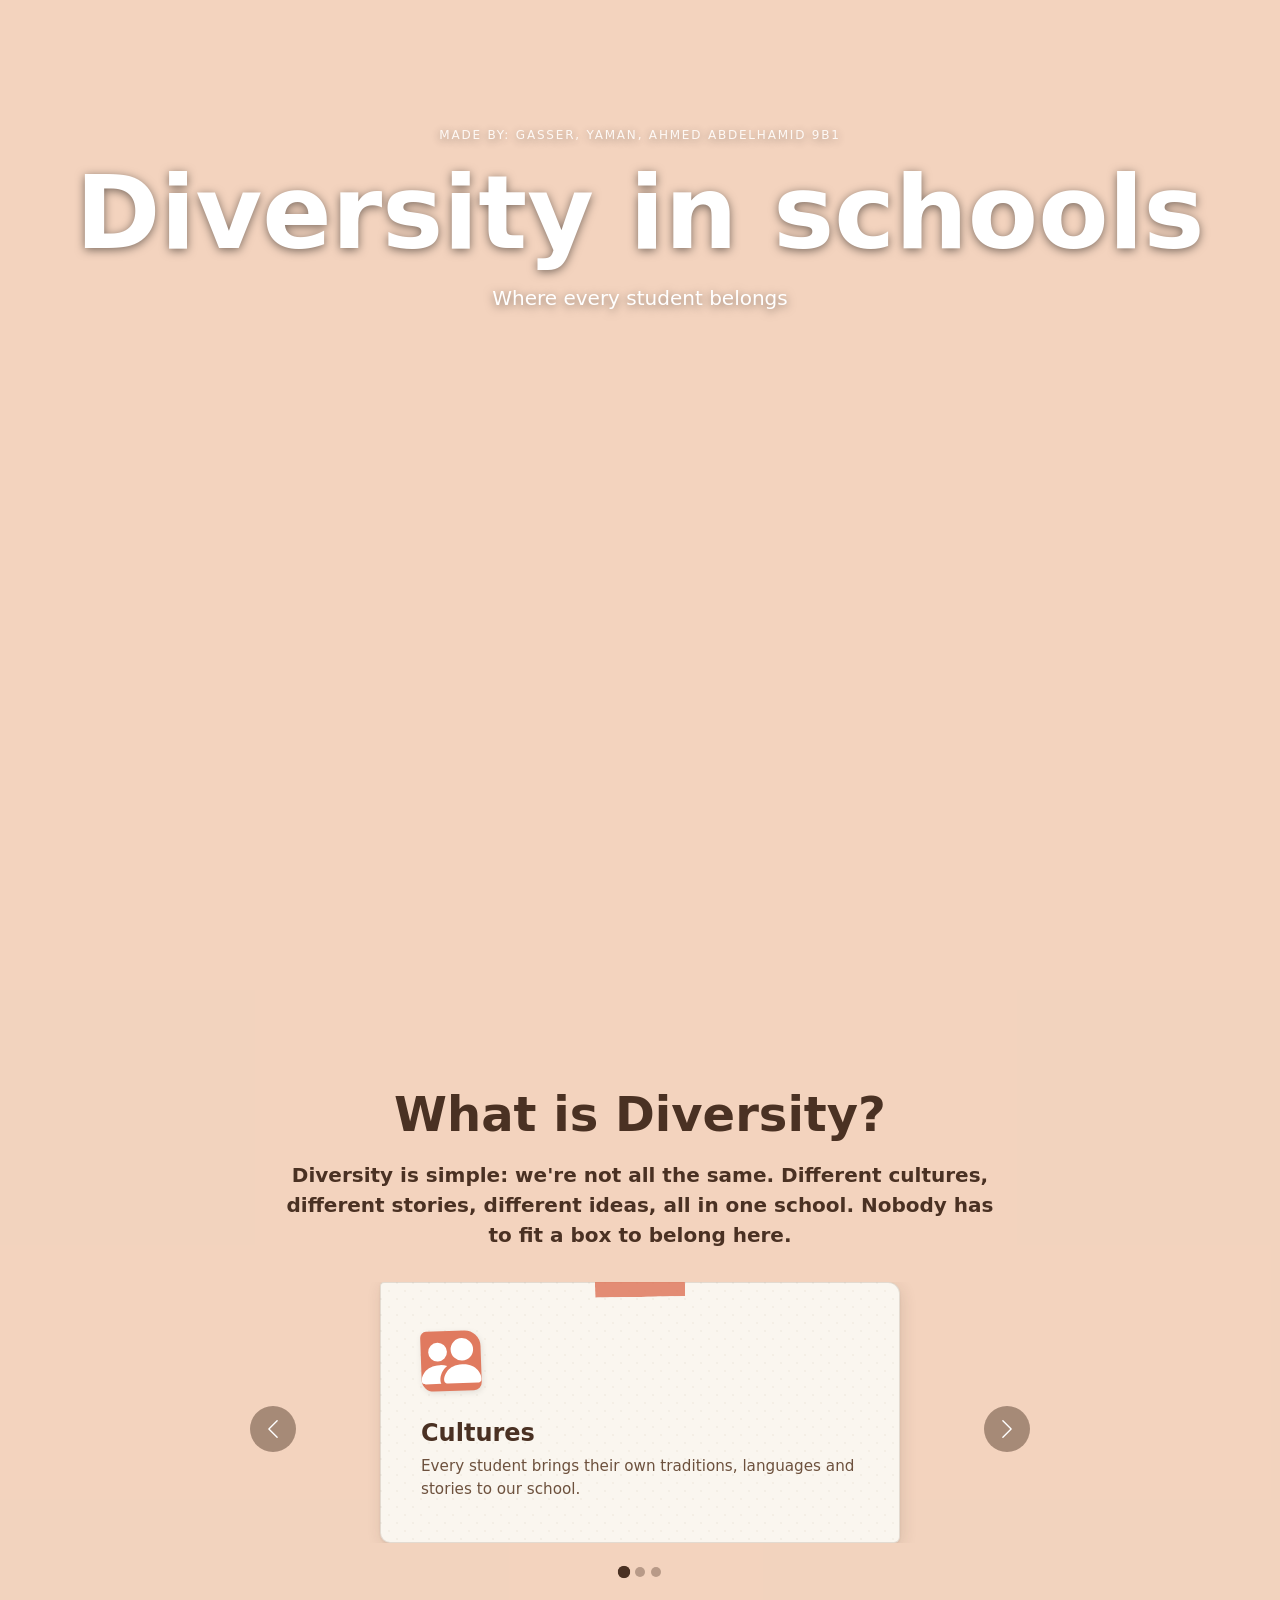
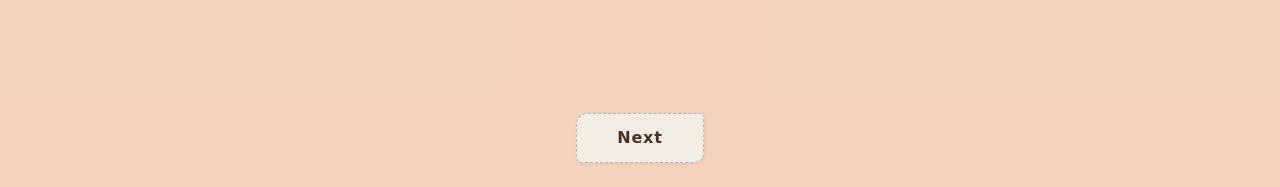
<file: index.html>
<!DOCTYPE html>
<html lang="en">

<head>
    <meta charset="utf-8">
    <title>Diversity in Schools</title>
    <meta http-equiv="refresh" content="0; url=First/">
    <link rel="canonical" href="First/">
    <link rel="icon" type="image/svg+xml" href="assets/favicon.svg">
</head>

<body>
    <p>Opening <a href="First/">First</a>…</p>
</body>

</html>
</file>
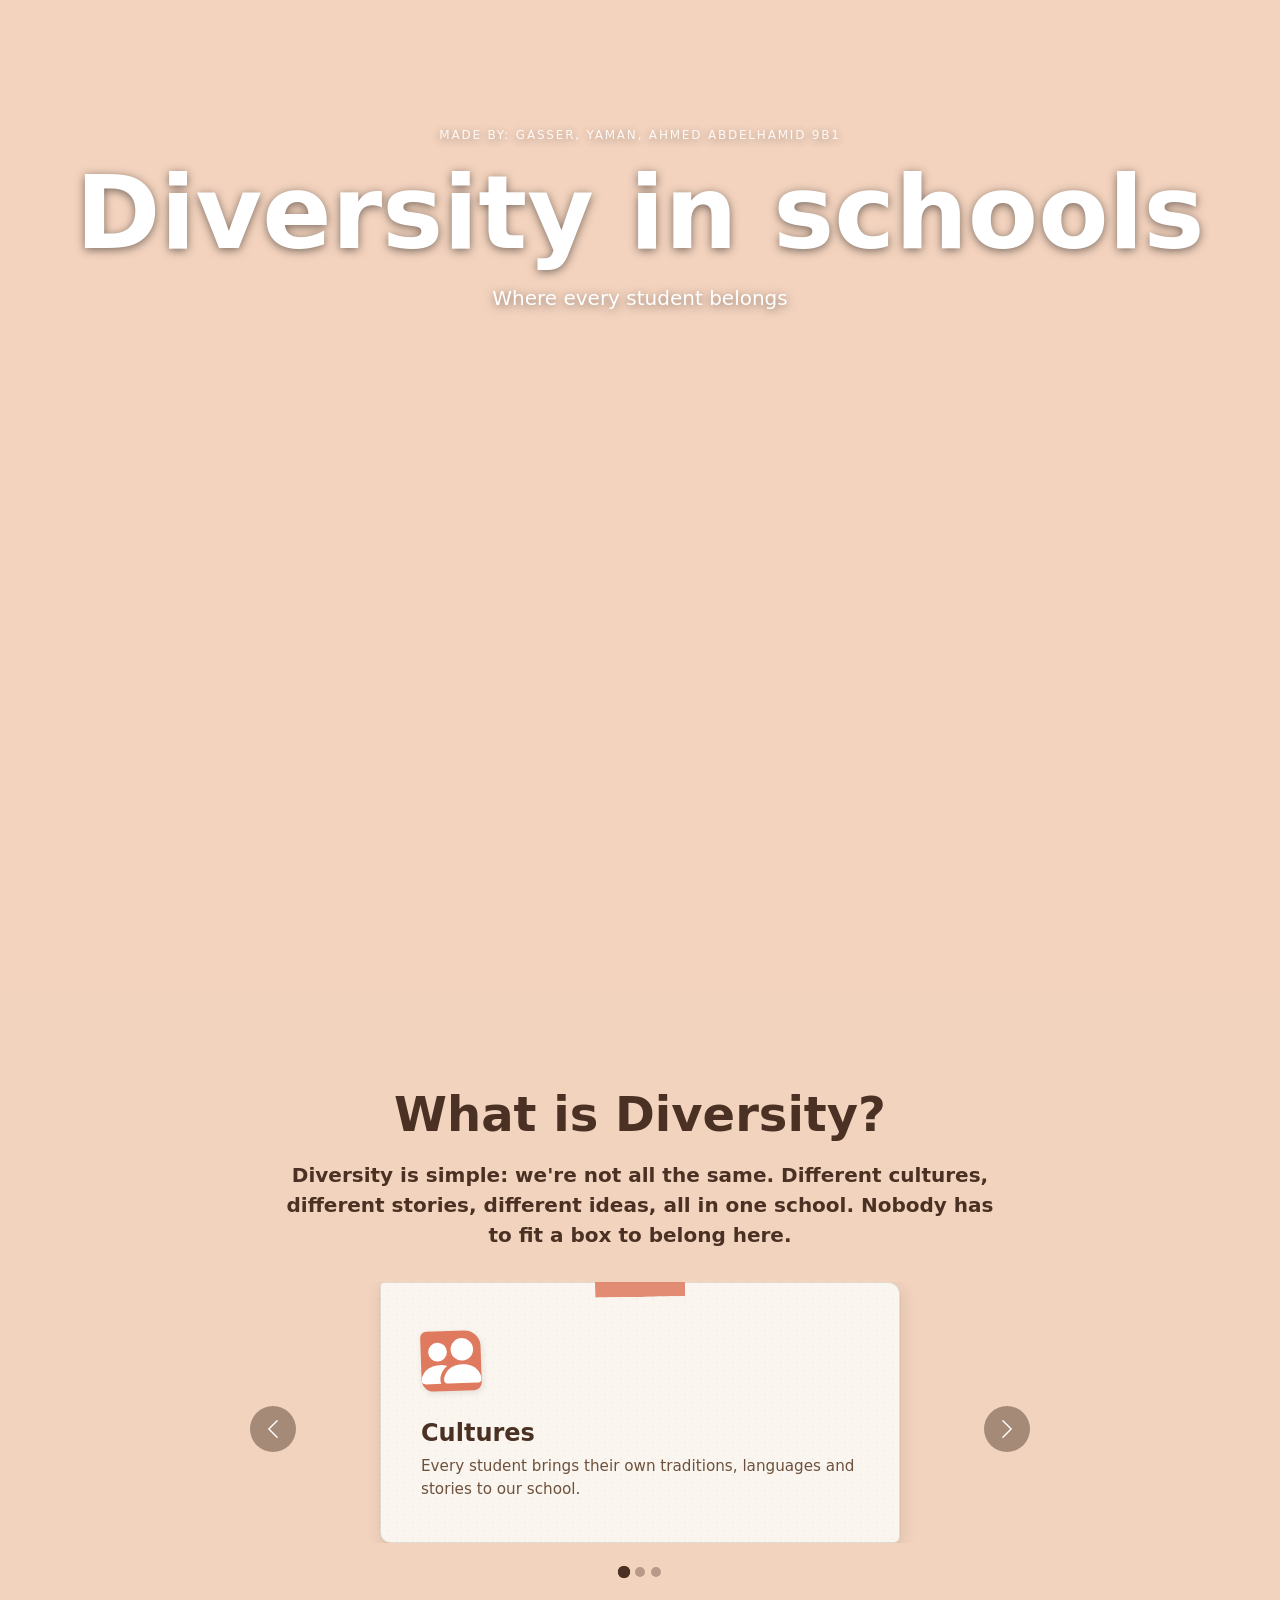
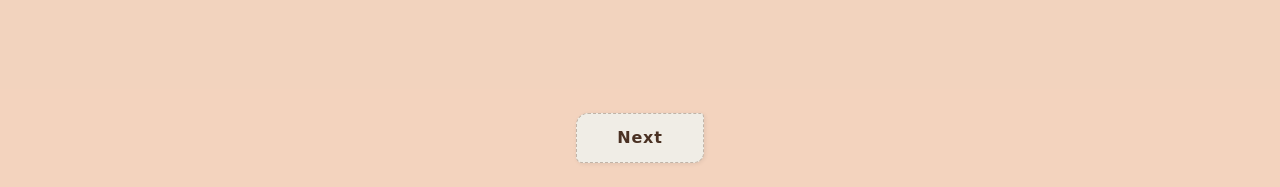
<file: First/index.html>
<!DOCTYPE html>
<html data-bs-theme="light" lang="en">

<head>
    <meta charset="utf-8">
    <meta name="viewport" content="width=device-width, initial-scale=1.0, shrink-to-fit=no">
    <title>Diversity</title>
    <link rel="stylesheet" href="/assets/bootstrap/css/bootstrap.min.css">
    <link rel="stylesheet" href="/assets/css/styles.css">
    <link rel="icon" type="image/svg+xml" href="/assets/favicon.svg">
</head>

<body>
    <section class="hero-bg">
        <div class="hero-content"><small class="text-uppercase d-block mb-2" style="font-size:0.75rem;letter-spacing:0.15em;opacity:0.85;">made by: gasser, yaman, ahmed abdelhamid 9b1</small>
            <h1 class="display-4 fw-bold">Diversity in schools</h1>
            <p class="lead mb-0">Where every student belongs</p>
        </div>
    </section>
    <section class="py-5 diversity-section">
        <div class="container py-5">
            <div class="row justify-content-center">
                <div class="col-lg-8 text-center">
                    <h2 class="display-5 fw-bold mb-3">What is Diversity?</h2>
                    <p class="lead fw-bold mb-0">Diversity is simple: we're not all the same. Different cultures, different stories, different ideas, all in one school. Nobody has to fit a box to belong here.</p>
                </div>
            </div>
            <div id="diversitySlider" class="carousel slide card-slider" data-bs-ride="carousel" data-bs-interval="3500" data-bs-pause="hover">
                <div class="carousel-inner" role="listbox">
                    <div class="carousel-item active">
                        <div class="slider-card" role="button" tabindex="0" aria-label="Cultures" data-accent="#e07a5f" data-icon="bi-people-fill" data-title="Cultures" data-text="Our school is a mix of different cultures and traditions. Whether it's the food we eat, the clothes we wear, or the stories we share, every student brings a piece of their heritage to our school, making it a vibrant and interesting place for everyone."><svg class="bi bi-people-fill slider-icon" xmlns="http://www.w3.org/2000/svg" width="1em" height="1em" fill="currentColor" viewBox="0 0 16 16">
                                <path d="M7 14s-1 0-1-1 1-4 5-4 5 3 5 4-1 1-1 1zm4-6a3 3 0 1 0 0-6 3 3 0 0 0 0 6m-5.784 6A2.24 2.24 0 0 1 5 13c0-1.355.68-2.75 1.936-3.72A6.3 6.3 0 0 0 5 9c-4 0-5 3-5 4s1 1 1 1zM4.5 8a2.5 2.5 0 1 0 0-5 2.5 2.5 0 0 0 0 5"></path>
                            </svg>
                            <h5>Cultures</h5>
                            <p>Every student brings their own traditions, languages and stories to our school.</p>
                        </div>
                    </div>
                    <div class="carousel-item">
                        <div class="slider-card" role="button" tabindex="0" aria-label="Backgrounds" data-accent="#3d8f7c" data-icon="bi-globe-americas" data-title="Backgrounds" data-text="Students at our school come from many different places. Some grew up right here, while others moved from far away. Each unique background adds to our school's story and helps us understand the world better. We're all part of one big school family."><svg class="bi bi-globe-americas slider-icon" xmlns="http://www.w3.org/2000/svg" width="1em" height="1em" fill="currentColor" viewBox="0 0 16 16">
                                <path d="M8 0a8 8 0 1 0 0 16A8 8 0 0 0 8 0M2.04 4.326c.325 1.329 2.532 2.54 3.717 3.19.48.263.793.434.743.484q-.121.12-.242.234c-.416.396-.787.749-.758 1.266.035.634.618.824 1.214 1.017.577.188 1.168.38 1.286.983.082.417-.075.988-.22 1.52-.215.782-.406 1.48.22 1.48 1.5-.5 3.798-3.186 4-5 .138-1.243-2-2-3.5-2.5-.478-.16-.755.081-.99.284-.172.15-.322.279-.51.216-.445-.148-2.5-2-1.5-2.5.78-.39.952-.171 1.227.182.078.099.163.208.273.318.609.304.662-.132.723-.633.039-.322.081-.671.277-.867.434-.434 1.265-.791 2.028-1.12.712-.306 1.365-.587 1.579-.88A7 7 0 1 1 2.04 4.327Z"></path>
                            </svg>
                            <h5>Backgrounds</h5>
                            <p>We come from many places — and each background adds something special to our community.</p>
                        </div>
                    </div>
                    <div class="carousel-item">
                        <div class="slider-card" role="button" tabindex="0" aria-label="Perspectives" data-accent="#d4a017" data-icon="bi-lightbulb-fill" data-title="Perspectives" data-text="In our school, we all have different ways of looking at things. This is a good thing! When we discuss topics in class, solve problems, or work on projects, having many ideas helps us learn more deeply and makes everything more exciting. We learn a lot from each other just by listening."><svg class="bi bi-lightbulb-fill slider-icon" xmlns="http://www.w3.org/2000/svg" width="1em" height="1em" fill="currentColor" viewBox="0 0 16 16">
                                <path d="M2 6a6 6 0 1 1 10.174 4.31c-.203.196-.359.4-.453.619l-.762 1.769A.5.5 0 0 1 10.5 13h-5a.5.5 0 0 1-.46-.302l-.761-1.77a2 2 0 0 0-.453-.618A5.98 5.98 0 0 1 2 6m3 8.5a.5.5 0 0 1 .5-.5h5a.5.5 0 0 1 0 1l-.224.447a1 1 0 0 1-.894.553H6.618a1 1 0 0 1-.894-.553L5.5 15a.5.5 0 0 1-.5-.5"></path>
                            </svg>
                            <h5>Perspectives</h5>
                            <p>Different ideas and ways of thinking make learning richer for everyone.</p>
                        </div>
                    </div>
                </div><button class="carousel-control-prev slider-control" type="button" data-bs-target="#diversitySlider" data-bs-slide="prev"><span class="carousel-control-prev-icon" aria-hidden="true"></span><span class="visually-hidden">Previous</span></button><button class="carousel-control-next slider-control" type="button" data-bs-target="#diversitySlider" data-bs-slide="next"><span class="carousel-control-next-icon" aria-hidden="true"></span><span class="visually-hidden">Next</span></button>
                <div class="carousel-indicators slider-indicators"><button class="active" type="button" data-bs-target="#diversitySlider" data-bs-slide-to="0" aria-current="true" aria-label="Slide 1"></button><button type="button" data-bs-target="#diversitySlider" data-bs-slide-to="1" aria-label="Slide 2"></button><button type="button" data-bs-target="#diversitySlider" data-bs-slide-to="2" aria-bss-id="42" aria-label="Slide 3"></button></div>
            </div>
        </div>
    </section>
    <div class="text-center py-4"><a class="btn next-btn" role="button" href="/Second/">Next</a></div>
    <div class="modal fade card-modal" role="dialog" tabindex="-1" id="cardModal" aria-hidden="true">
        <div class="modal-dialog modal-dialog-centered" role="document">
            <div class="modal-content">
                <div class="modal-header"><button class="btn-close" aria-label="Close" data-bs-dismiss="modal" type="button"></button></div>
                <div class="modal-body">
                    <h3 class="fw-bold" id="modalTitle">Cultures</h3>
                    <p id="modalText"></p>
                </div>
                <div class="modal-footer"><button class="btn" data-bs-dismiss="modal" type="button">Close</button></div>
            </div>
        </div>
    </div>
    <script src="/assets/bootstrap/js/bootstrap.min.js"></script>
    <script src="/assets/js/orbit.js"></script>
</body>

</html>
</file>
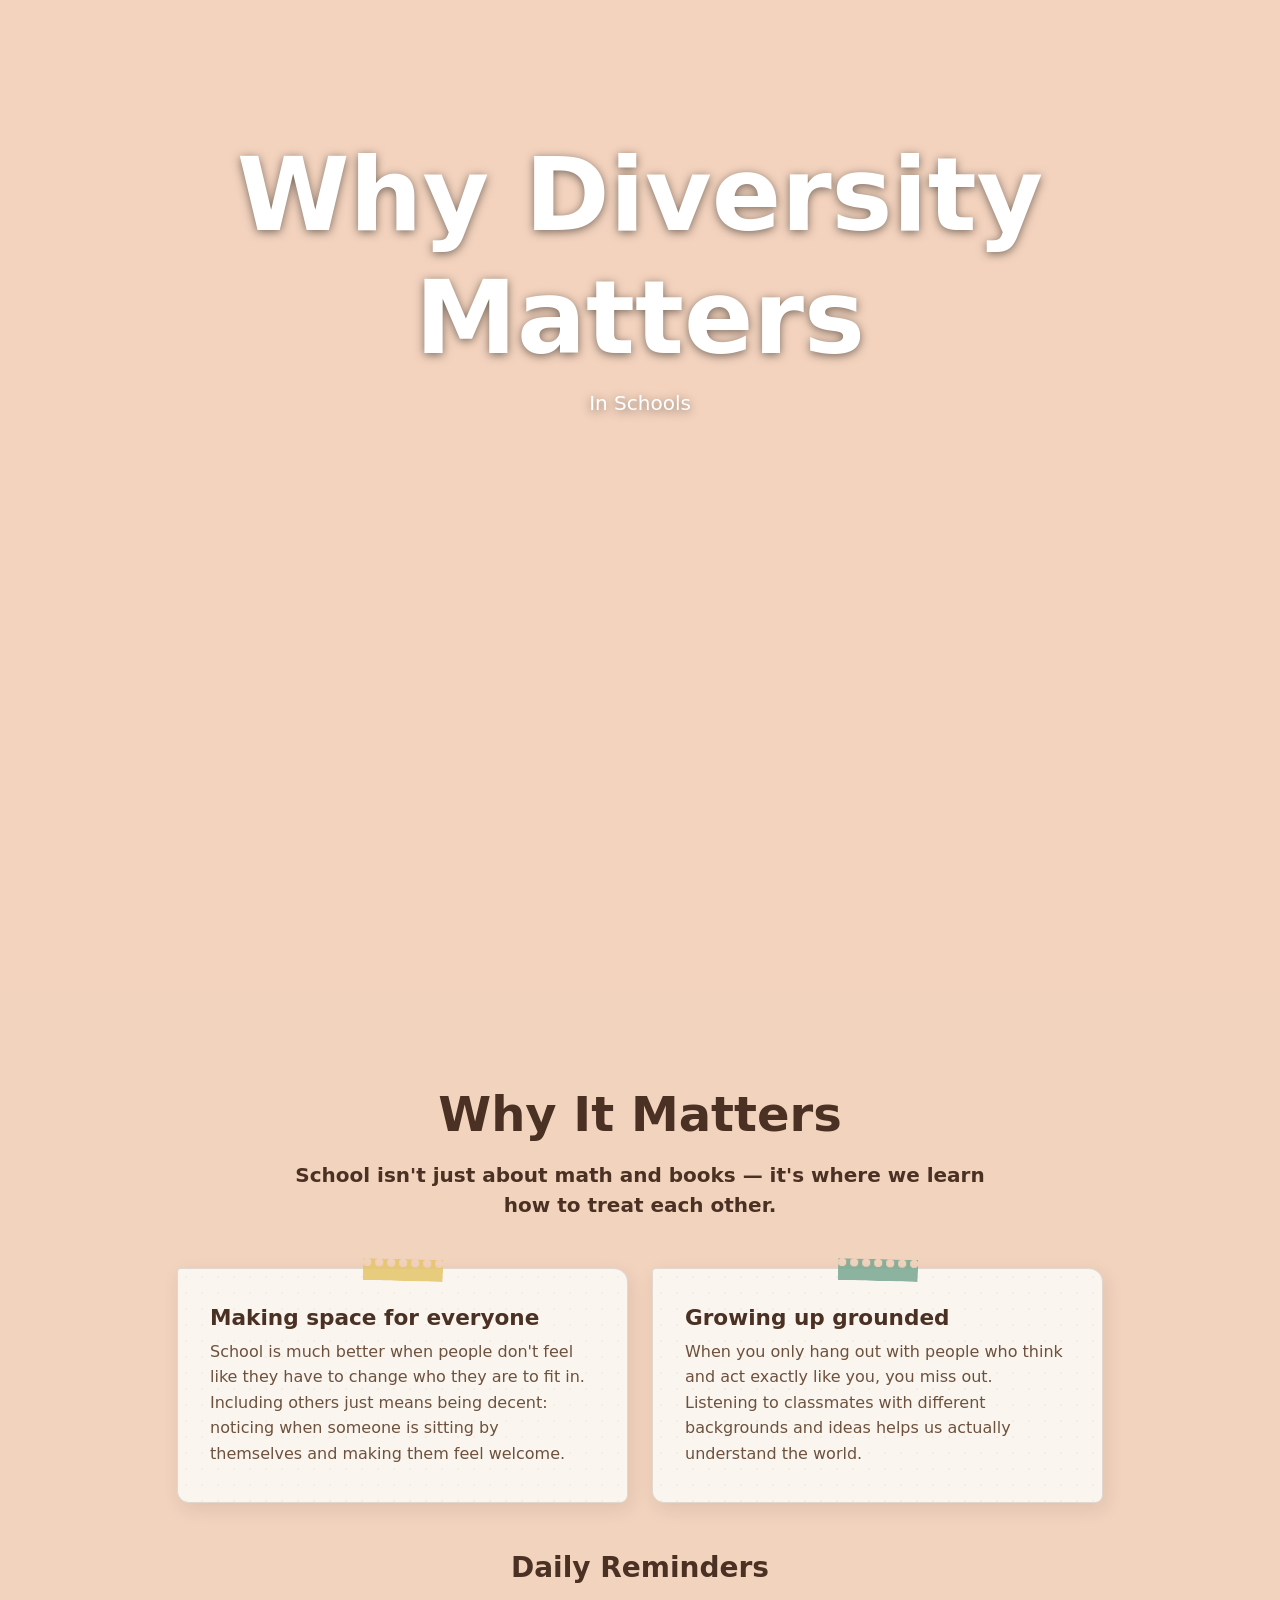
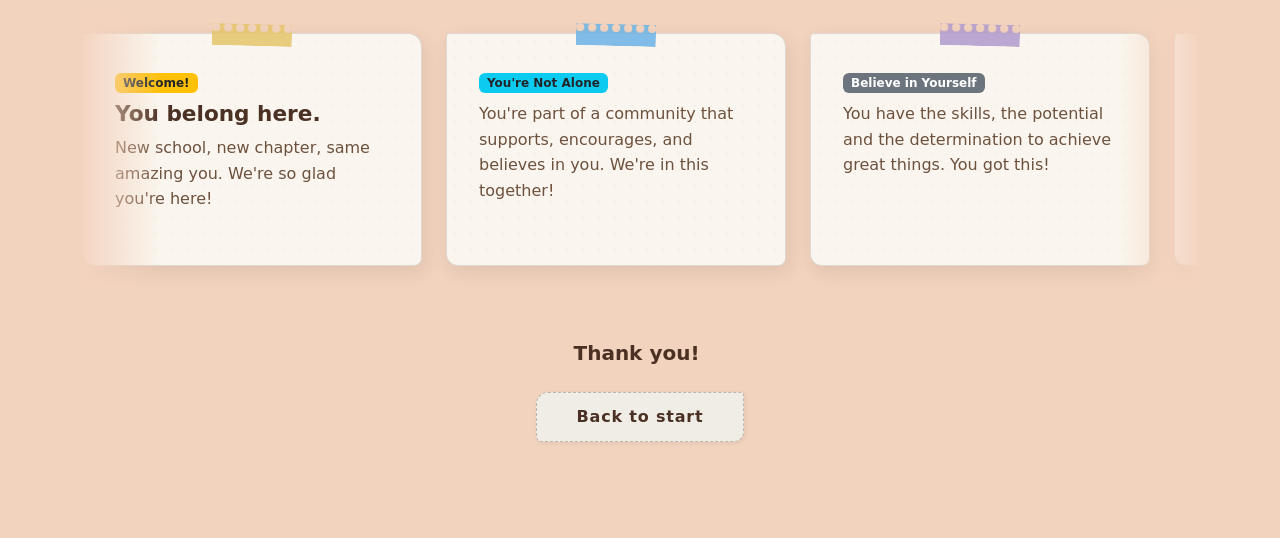
<file: Second/index.html>
<!DOCTYPE html>
<html data-bs-theme="light" lang="en">

<head>
    <meta charset="utf-8">
    <meta name="viewport" content="width=device-width, initial-scale=1.0, shrink-to-fit=no">
    <title>Diversity</title>
    <link rel="stylesheet" href="/assets/bootstrap/css/bootstrap.min.css">
    <link rel="stylesheet" href="/assets/css/styles.css">
    <link rel="icon" type="image/svg+xml" href="/assets/favicon.svg">
</head>

<body>
    <section class="hero-bg">
        <div class="hero-content"><small class="text-uppercase d-block mb-2 tracking-wider" style="font-size:0.75rem;letter-spacing:0.15em;opacity:0.85;"></small>
            <h1 class="display-4 fw-bold">Why Diversity Matters</h1>
            <p class="lead mb-0">In Schools</p>
        </div>
    </section>
    <section class="py-5 diversity-section">
        <div class="container py-5">
            <div class="row justify-content-center mb-5">
                <div class="col-lg-8 text-center">
                    <h2 class="display-5 fw-bold mb-3">Why It Matters</h2>
                    <p class="lead fw-bold mb-0">School isn't just about math and books — it's where we learn how to treat each other.</p>
                </div>
            </div>
            <div class="row justify-content-center mb-5 g-4">
                <div class="col-md-6 col-lg-5">
                    <div class="paper-note note-yellow">
                        <div class="note-tape"></div>
                        <h4 class="fw-bold mb-2">Making space for everyone</h4>
                        <p class="mb-0">School is much better when people don't feel like they have to change who they are to fit in. Including others just means being decent: noticing when someone is sitting by themselves and making them feel welcome.</p>
                    </div>
                </div>
                <div class="col-md-6 col-lg-5">
                    <div class="paper-note note-green">
                        <div class="note-tape"></div>
                        <h4 class="fw-bold mb-2">Growing up grounded</h4>
                        <p class="mb-0">When you only hang out with people who think and act exactly like you, you miss out. Listening to classmates with different backgrounds and ideas helps us actually understand the world.</p>
                    </div>
                </div>
            </div>
            <div class="row justify-content-center mt-5">
                <div class="col-12">
                    <h3 class="fw-bold text-center mb-4" style="color:#4a3123;">Daily Reminders</h3>
                    <div class="motivational-ticker-container">
                        <div class="motivational-ticker-track">
                            <div class="ticker-card-wrapper">
                                <div class="paper-note note-yellow" style="--tape-color:#e6c56b;">
                                    <div class="note-tape"></div><span class="badge text-dark bg-warning mb-2 px-2 py-1">Welcome!</span>
                                    <h4 class="fw-bold mb-2">You belong here.</h4>
                                    <p class="mb-0">New school, new chapter, same amazing you. We're so glad you're here!</p>
                                </div>
                            </div>
                            <div class="ticker-card-wrapper">
                                <div class="paper-note note-blue" style="--tape-color:#6bb3e6;">
                                    <div class="note-tape"></div><span class="badge text-dark bg-info mb-2 px-2 py-1">You're Not Alone</span>
                                    <p class="mb-0">You're part of a community that supports, encourages, and believes in you. We're in this together!</p>
                                </div>
                            </div>
                            <div class="ticker-card-wrapper">
                                <div class="paper-note note-lavender" style="--tape-color:#b19bcd;">
                                    <div class="note-tape"></div><span class="badge text-white bg-secondary mb-2 px-2 py-1" style="background-color:#9b7eb9;">Believe in Yourself</span>
                                    <p class="mb-0">You have the skills, the potential and the determination to achieve great things. You got this!</p>
                                </div>
                            </div>
                            <div class="ticker-card-wrapper">
                                <div class="paper-note note-orange" style="--tape-color:#e07a5f;">
                                    <div class="note-tape"></div><span class="badge text-dark bg-warning mb-2 px-2 py-1" style="background-color:#e07a5f;color:white;">Small Steps Lead to Big Dreams</span>
                                    <p class="mb-0">Do your best, be consistent, and watch yourself grow. Progress matters!</p>
                                </div>
                            </div>
                            <div class="ticker-card-wrapper">
                                <div class="paper-note note-blue" style="--tape-color:#5bc0de;">
                                    <div class="note-tape"></div><span class="badge text-white bg-primary mb-2 px-2 py-1">You Matter</span>
                                    <p class="mb-0">Your ideas, your voice, your unique perspective make this school and community stronger. Be yourself — that's your superpower.</p>
                                </div>
                            </div>
                            <div class="ticker-card-wrapper">
                                <div class="paper-note note-pink" style="--tape-color:#e66bc2;">
                                    <div class="note-tape"></div><span class="badge text-white bg-danger mb-2 px-2 py-1" style="background-color:#d977a5;">Challenges Help You Grow</span>
                                    <p class="mb-0">It's okay to find things difficult. Every challenge is a step toward your success. Keep going!</p>
                                </div>
                            </div>
                            <div class="ticker-card-wrapper">
                                <div class="paper-note note-green" style="--tape-color:#79a893;">
                                    <div class="note-tape"></div><span class="badge text-white bg-success mb-2 px-2 py-1">Be Kind</span>
                                    <p class="mb-0">A kind word, a helping hand, and a positive attitude can make a big difference. Kindness builds a better school for all.</p>
                                </div>
                            </div>
                            <div class="ticker-card-wrapper">
                                <div class="paper-note note-yellow" style="--tape-color:#e6c56b;">
                                    <div class="note-tape"></div><span class="badge text-dark bg-warning mb-2 px-2 py-1">This New Year is Your Year</span>
                                    <p class="mb-0">New friends, new opportunities, new achievements. Go for it!</p>
                                </div>
                            </div>
                            <div class="ticker-card-wrapper" aria-hidden="true">
                                <div class="paper-note note-yellow" style="--tape-color:#e6c56b;">
                                    <div class="note-tape"></div><span class="badge text-dark bg-warning mb-2 px-2 py-1">Welcome!</span>
                                    <h4 class="fw-bold mb-2">You belong here.</h4>
                                    <p class="mb-0">New school, new chapter, same amazing you. We're so glad you're here!</p>
                                </div>
                            </div>
                            <div class="ticker-card-wrapper" aria-hidden="true">
                                <div class="paper-note note-blue" style="--tape-color:#6bb3e6;">
                                    <div class="note-tape"></div><span class="badge text-dark bg-info mb-2 px-2 py-1">You're Not Alone</span>
                                    <p class="mb-0">You're part of a community that supports, encourages, and believes in you. We're in this together!</p>
                                </div>
                            </div>
                            <div class="ticker-card-wrapper" aria-hidden="true">
                                <div class="paper-note note-lavender" style="--tape-color:#b19bcd;">
                                    <div class="note-tape"></div><span class="badge text-white bg-secondary mb-2 px-2 py-1" style="background-color:#9b7eb9;">Believe in Yourself</span>
                                    <p class="mb-0">You have the skills, the potential and the determination to achieve great things. You got this!</p>
                                </div>
                            </div>
                            <div class="ticker-card-wrapper" aria-hidden="true">
                                <div class="paper-note note-orange" style="--tape-color:#e07a5f;">
                                    <div class="note-tape"></div><span class="badge text-dark bg-warning mb-2 px-2 py-1" style="background-color:#e07a5f;color:white;">Small Steps Lead to Big Dreams</span>
                                    <p class="mb-0">Do your best, be consistent, and watch yourself grow. Progress matters!</p>
                                </div>
                            </div>
                            <div class="ticker-card-wrapper" aria-hidden="true">
                                <div class="paper-note note-blue" style="--tape-color:#5bc0de;">
                                    <div class="note-tape"></div><span class="badge text-white bg-primary mb-2 px-2 py-1">You Matter</span>
                                    <p class="mb-0">Your ideas, your voice, your unique perspective make this school and community stronger. Be yourself — that's your superpower.</p>
                                </div>
                            </div>
                            <div class="ticker-card-wrapper" aria-hidden="true">
                                <div class="paper-note note-pink" style="--tape-color:#e66bc2;">
                                    <div class="note-tape"></div><span class="badge text-white bg-danger mb-2 px-2 py-1" style="background-color:#d977a5;">Challenges Help You Grow</span>
                                    <p class="mb-0">It's okay to find things difficult. Every challenge is a step toward your success. Keep going!</p>
                                </div>
                            </div>
                            <div class="ticker-card-wrapper" aria-hidden="true">
                                <div class="paper-note note-green" style="--tape-color:#79a893;">
                                    <div class="note-tape"></div><span class="badge text-white bg-success mb-2 px-2 py-1">Be Kind</span>
                                    <p class="mb-0">A kind word, a helping hand, and a positive attitude can make a big difference. Kindness builds a better school for all.</p>
                                </div>
                            </div>
                            <div class="ticker-card-wrapper" aria-hidden="true">
                                <div class="paper-note note-yellow" style="--tape-color:#e6c56b;">
                                    <div class="note-tape"></div><span class="badge text-dark bg-warning mb-2 px-2 py-1">This New Year is Your Year</span>
                                    <p class="mb-0">New friends, new opportunities, new achievements. Go for it!</p>
                                </div>
                            </div>
                        </div>
                    </div>
                </div>
            </div>
            <div class="text-center mt-5">
                <p class="fw-bold mb-4" style="color:#4a3123;font-size:1.25rem;">Thank you!&nbsp;</p><a class="btn next-btn" role="button" href="/First/">Back to start</a>
            </div>
        </div>
    </section>
    <script src="/assets/bootstrap/js/bootstrap.min.js"></script>
    <script src="/assets/js/orbit.js"></script>
</body>

</html>
</file>
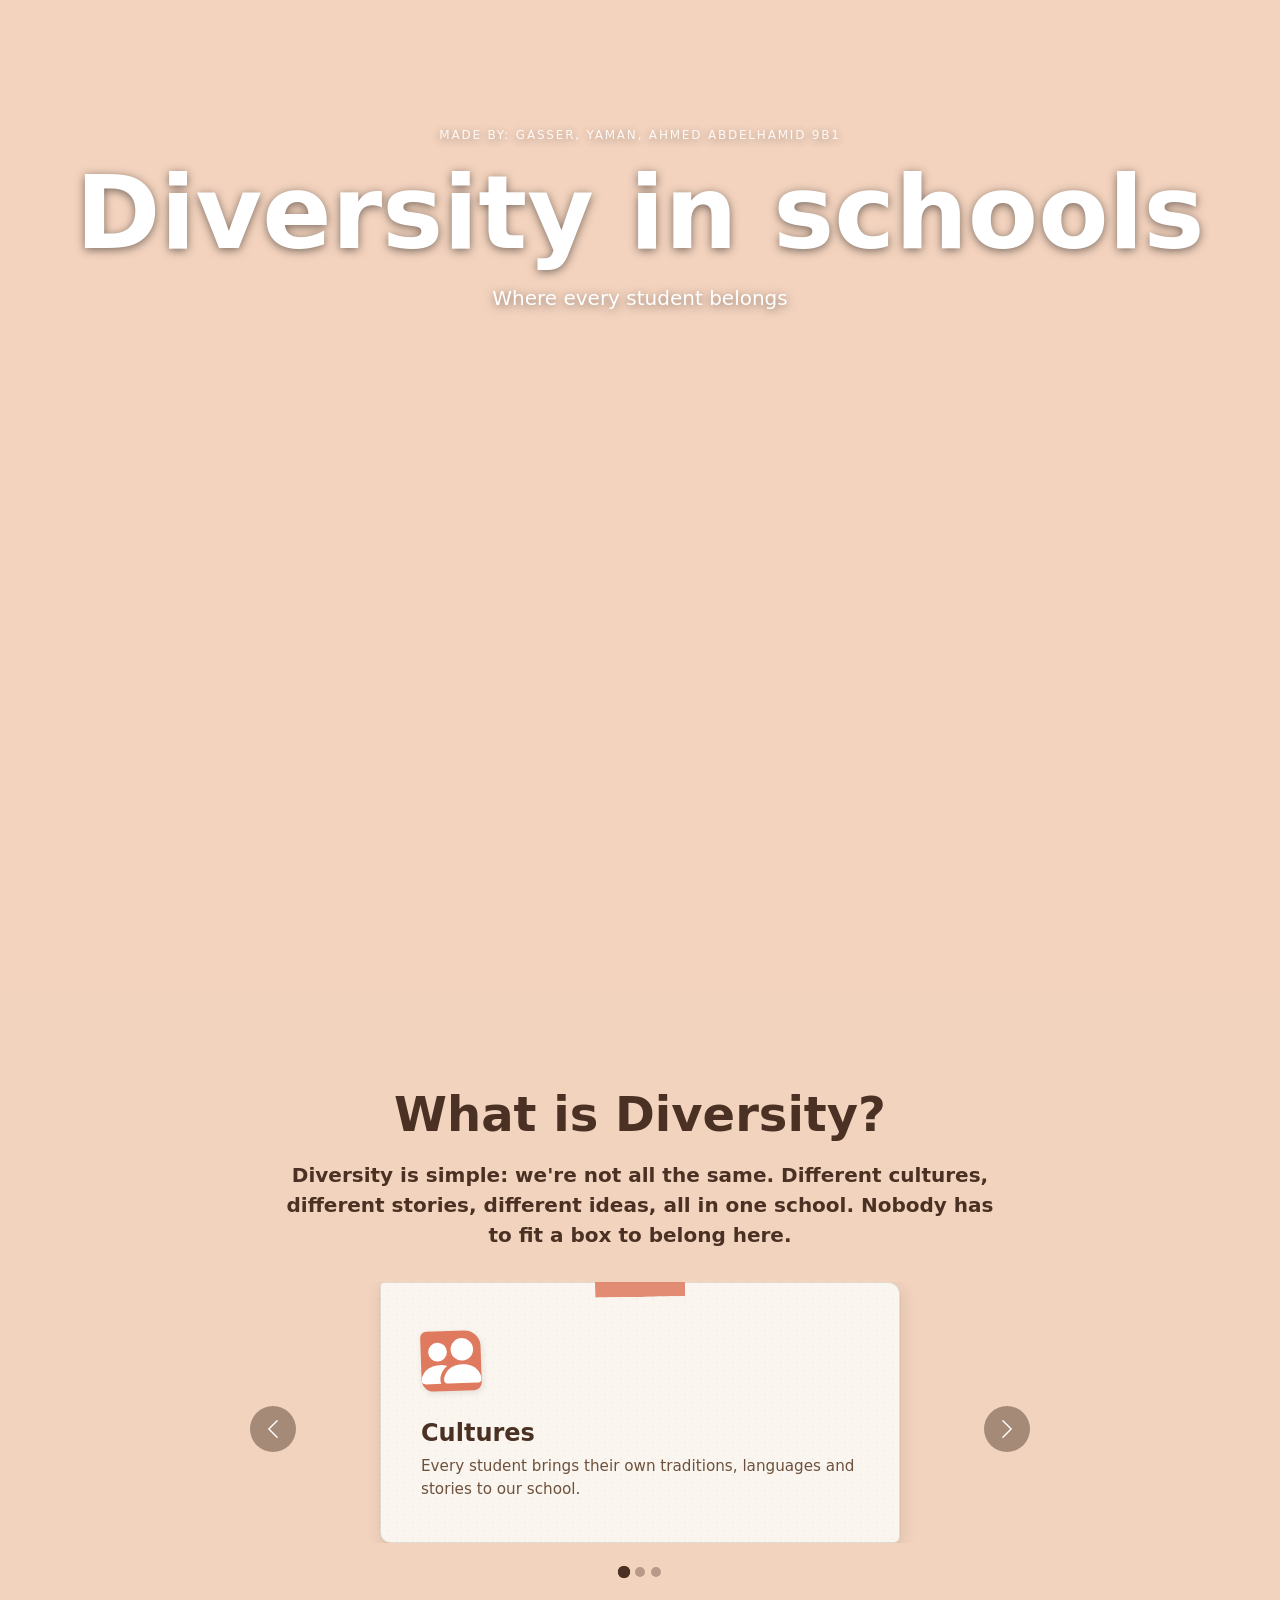
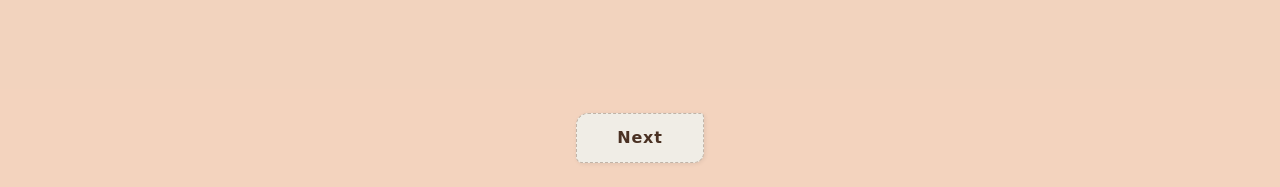
<file: First.html>
<!DOCTYPE html>
<html data-bs-theme="light" lang="en">

<head>
    <meta charset="utf-8">
    <meta name="viewport" content="width=device-width, initial-scale=1.0, shrink-to-fit=no">
    <title>English</title>
    <link rel="stylesheet" href="assets/bootstrap/css/bootstrap.min.css">
    <link rel="stylesheet" href="assets/css/styles.css">
    <link rel="icon" type="image/svg+xml" href="assets/favicon.svg">
</head>

<body>
    <section class="hero-bg">
        <div class="hero-content"><small class="text-uppercase d-block mb-2" style="font-size:0.75rem;letter-spacing:0.15em;opacity:0.85;">made by: gasser, yaman, ahmed abdelhamid 9b1</small>
            <h1 class="display-4 fw-bold">Diversity in schools</h1>
            <p class="lead mb-0">Where every student belongs</p>
        </div>
    </section>
    <section class="py-5 diversity-section">
        <div class="container py-5">
            <div class="row justify-content-center">
                <div class="col-lg-8 text-center">
                    <h2 class="display-5 fw-bold mb-3">What is Diversity?</h2>
                    <p class="lead fw-bold mb-0">Diversity is simple: we're not all the same. Different cultures, different stories, different ideas, all in one school. Nobody has to fit a box to belong here.</p>
                </div>
            </div>
            <div id="diversitySlider" class="carousel slide card-slider" data-bs-ride="carousel" data-bs-interval="3500" data-bs-pause="hover">
                <div class="carousel-inner" role="listbox">
                    <div class="carousel-item active">
                        <div class="slider-card" role="button" tabindex="0" aria-label="Cultures" data-accent="#e07a5f" data-icon="bi-people-fill" data-title="Cultures" data-text="Our school is a mix of different cultures and traditions. Whether it's the food we eat, the clothes we wear, or the stories we share, every student brings a piece of their heritage to our school, making it a vibrant and interesting place for everyone."><svg class="bi bi-people-fill slider-icon" xmlns="http://www.w3.org/2000/svg" width="1em" height="1em" fill="currentColor" viewBox="0 0 16 16">
                                <path d="M7 14s-1 0-1-1 1-4 5-4 5 3 5 4-1 1-1 1zm4-6a3 3 0 1 0 0-6 3 3 0 0 0 0 6m-5.784 6A2.24 2.24 0 0 1 5 13c0-1.355.68-2.75 1.936-3.72A6.3 6.3 0 0 0 5 9c-4 0-5 3-5 4s1 1 1 1zM4.5 8a2.5 2.5 0 1 0 0-5 2.5 2.5 0 0 0 0 5"></path>
                            </svg>
                            <h5>Cultures</h5>
                            <p>Every student brings their own traditions, languages and stories to our school.</p>
                        </div>
                    </div>
                    <div class="carousel-item">
                        <div class="slider-card" role="button" tabindex="0" aria-label="Backgrounds" data-accent="#3d8f7c" data-icon="bi-globe-americas" data-title="Backgrounds" data-text="Students at our school come from many different places. Some grew up right here, while others moved from far away. Each unique background adds to our school's story and helps us understand the world better. We're all part of one big school family."><svg class="bi bi-globe-americas slider-icon" xmlns="http://www.w3.org/2000/svg" width="1em" height="1em" fill="currentColor" viewBox="0 0 16 16">
                                <path d="M8 0a8 8 0 1 0 0 16A8 8 0 0 0 8 0M2.04 4.326c.325 1.329 2.532 2.54 3.717 3.19.48.263.793.434.743.484q-.121.12-.242.234c-.416.396-.787.749-.758 1.266.035.634.618.824 1.214 1.017.577.188 1.168.38 1.286.983.082.417-.075.988-.22 1.52-.215.782-.406 1.48.22 1.48 1.5-.5 3.798-3.186 4-5 .138-1.243-2-2-3.5-2.5-.478-.16-.755.081-.99.284-.172.15-.322.279-.51.216-.445-.148-2.5-2-1.5-2.5.78-.39.952-.171 1.227.182.078.099.163.208.273.318.609.304.662-.132.723-.633.039-.322.081-.671.277-.867.434-.434 1.265-.791 2.028-1.12.712-.306 1.365-.587 1.579-.88A7 7 0 1 1 2.04 4.327Z"></path>
                            </svg>
                            <h5>Backgrounds</h5>
                            <p>We come from many places — and each background adds something special to our community.</p>
                        </div>
                    </div>
                    <div class="carousel-item">
                        <div class="slider-card" role="button" tabindex="0" aria-label="Perspectives" data-accent="#d4a017" data-icon="bi-lightbulb-fill" data-title="Perspectives" data-text="In our school, we all have different ways of looking at things. This is a good thing! When we discuss topics in class, solve problems, or work on projects, having many ideas helps us learn more deeply and makes everything more exciting. We learn a lot from each other just by listening."><svg class="bi bi-lightbulb-fill slider-icon" xmlns="http://www.w3.org/2000/svg" width="1em" height="1em" fill="currentColor" viewBox="0 0 16 16">
                                <path d="M2 6a6 6 0 1 1 10.174 4.31c-.203.196-.359.4-.453.619l-.762 1.769A.5.5 0 0 1 10.5 13h-5a.5.5 0 0 1-.46-.302l-.761-1.77a2 2 0 0 0-.453-.618A5.98 5.98 0 0 1 2 6m3 8.5a.5.5 0 0 1 .5-.5h5a.5.5 0 0 1 0 1l-.224.447a1 1 0 0 1-.894.553H6.618a1 1 0 0 1-.894-.553L5.5 15a.5.5 0 0 1-.5-.5"></path>
                            </svg>
                            <h5>Perspectives</h5>
                            <p>Different ideas and ways of thinking make learning richer for everyone.</p>
                        </div>
                    </div>
                </div><button class="carousel-control-prev slider-control" type="button" data-bs-target="#diversitySlider" data-bs-slide="prev"><span class="carousel-control-prev-icon" aria-hidden="true"></span><span class="visually-hidden">Previous</span></button><button class="carousel-control-next slider-control" type="button" data-bs-target="#diversitySlider" data-bs-slide="next"><span class="carousel-control-next-icon" aria-hidden="true"></span><span class="visually-hidden">Next</span></button>
                <div class="carousel-indicators slider-indicators"><button class="active" type="button" data-bs-target="#diversitySlider" data-bs-slide-to="0" aria-current="true" aria-label="Slide 1"></button><button type="button" data-bs-target="#diversitySlider" data-bs-slide-to="1" aria-label="Slide 2"></button><button type="button" data-bs-target="#diversitySlider" data-bs-slide-to="2" aria-bss-id="42" aria-label="Slide 3"></button></div>
            </div>
        </div>
    </section>
    <div class="text-center py-4"><a class="btn next-btn" role="button" href="Second.html">Next</a></div>
    <div class="modal fade card-modal" role="dialog" tabindex="-1" id="cardModal" aria-hidden="true">
        <div class="modal-dialog modal-dialog-centered" role="document">
            <div class="modal-content">
                <div class="modal-header"><button class="btn-close" aria-label="Close" data-bs-dismiss="modal" type="button"></button></div>
                <div class="modal-body">
                    <h3 class="fw-bold" id="modalTitle">Cultures</h3>
                    <p id="modalText"></p>
                </div>
                <div class="modal-footer"><button class="btn" data-bs-dismiss="modal" type="button">Close</button></div>
            </div>
        </div>
    </div>
    <script src="assets/bootstrap/js/bootstrap.min.js"></script>
    <script src="assets/js/orbit.js"></script>
</body>

</html>
</file>
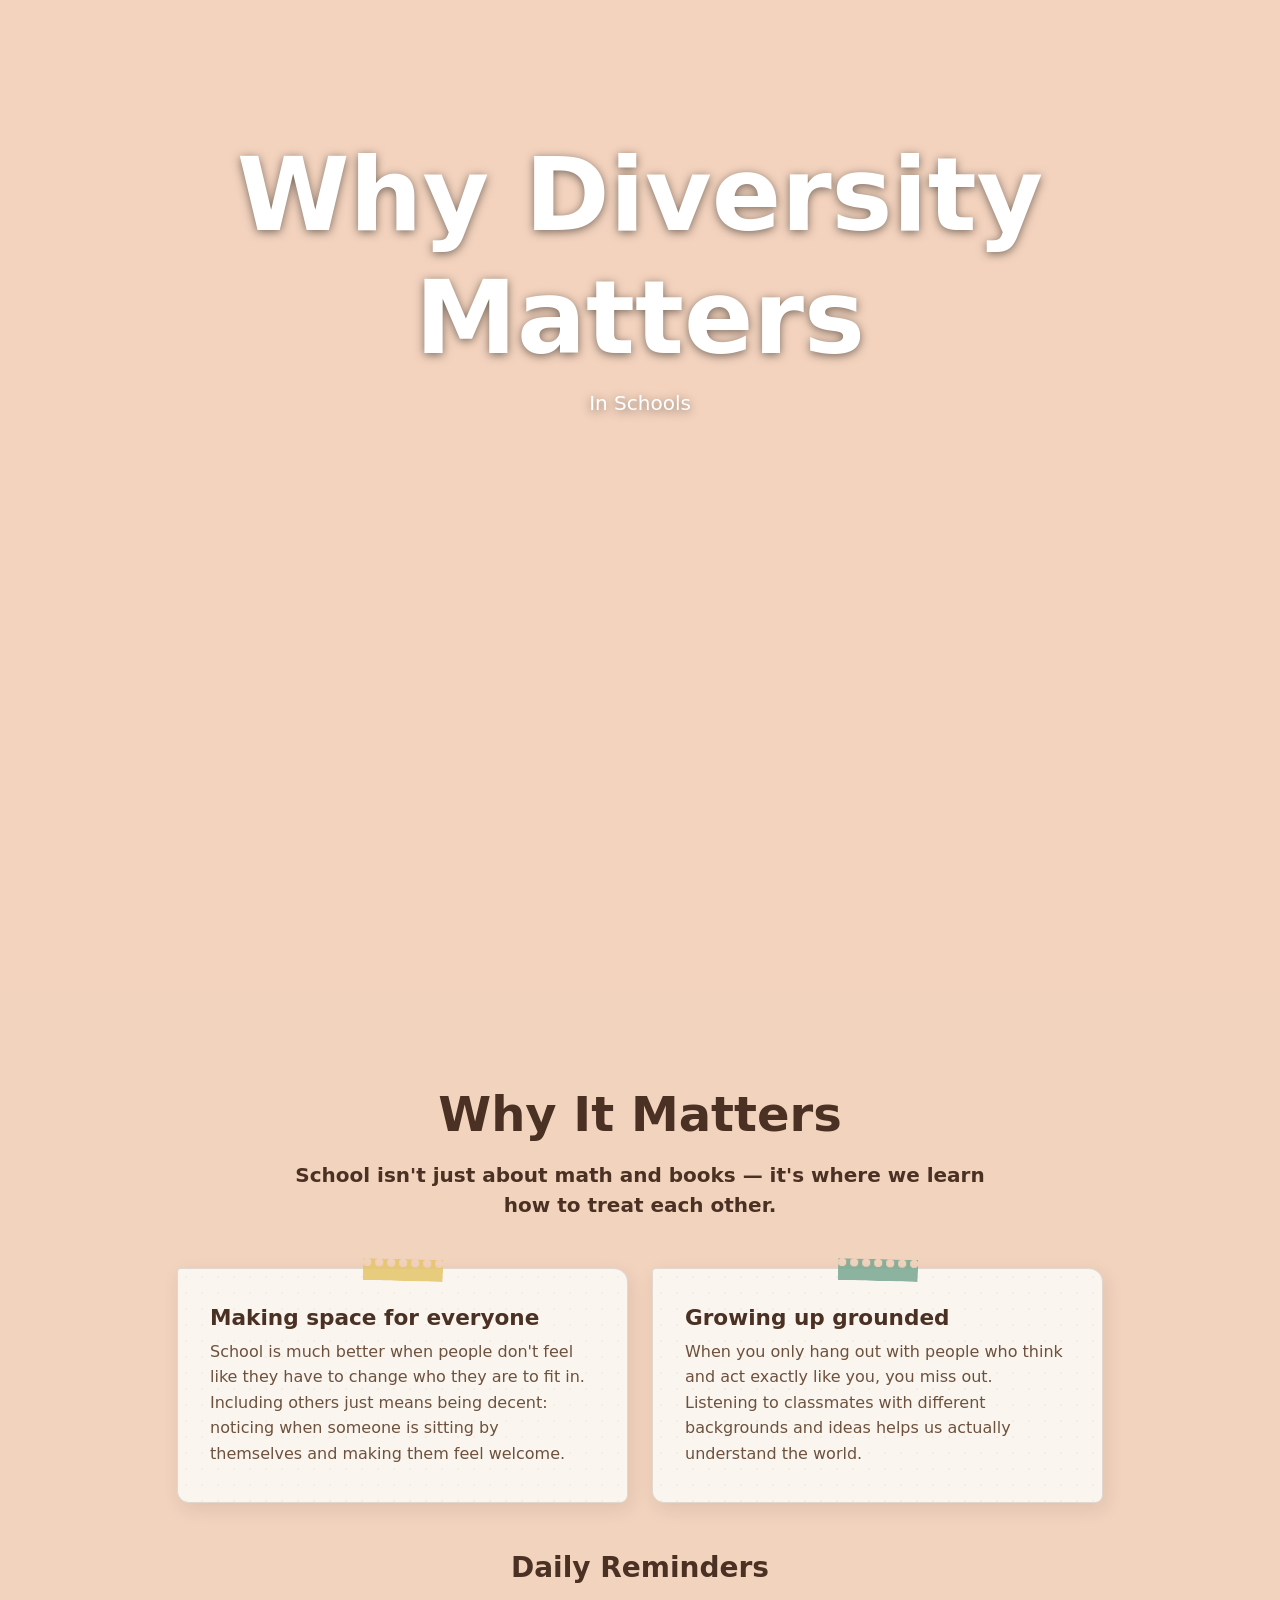
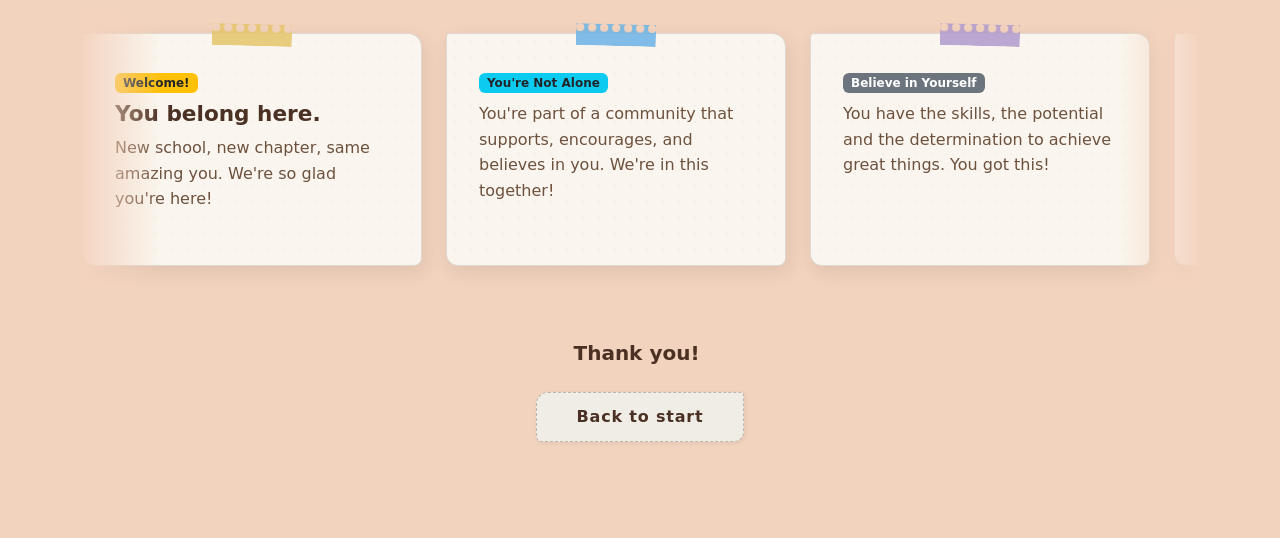
<file: second.html>
<!DOCTYPE html>
<html data-bs-theme="light" lang="en">

<head>
    <meta charset="utf-8">
    <meta name="viewport" content="width=device-width, initial-scale=1.0, shrink-to-fit=no">
    <title>English - Why Diversity Matters</title>
    <link rel="stylesheet" href="assets/bootstrap/css/bootstrap.min.css">
    <link rel="stylesheet" href="assets/css/styles.css">
</head>

<body>
    <section class="hero-bg">
        <div class="hero-content"><small class="text-uppercase d-block mb-2 tracking-wider" style="font-size:0.75rem;letter-spacing:0.15em;opacity:0.85;"></small>
            <h1 class="display-4 fw-bold">Why Diversity Matters</h1>
            <p class="lead mb-0">In Schools</p>
        </div>
    </section>
    <section class="py-5 diversity-section">
        <div class="container py-5">
            <div class="row justify-content-center mb-5">
                <div class="col-lg-8 text-center">
                    <h2 class="display-5 fw-bold mb-3">Why It Matters</h2>
                    <p class="lead fw-bold mb-0">School isn't just about math and books — it's where we learn how to treat each other.</p>
                </div>
            </div>
            <div class="row justify-content-center mb-5 g-4">
                <div class="col-md-6 col-lg-5">
                    <div class="paper-note note-yellow">
                        <div class="note-tape"></div>
                        <h4 class="fw-bold mb-2">Making space for everyone</h4>
                        <p class="mb-0">School is much better when people don't feel like they have to change who they are to fit in. Including others just means being decent: noticing when someone is sitting by themselves and making them feel welcome.</p>
                    </div>
                </div>
                <div class="col-md-6 col-lg-5">
                    <div class="paper-note note-green">
                        <div class="note-tape"></div>
                        <h4 class="fw-bold mb-2">Growing up grounded</h4>
                        <p class="mb-0">When you only hang out with people who think and act exactly like you, you miss out. Listening to classmates with different backgrounds and ideas helps us actually understand the world.</p>
                    </div>
                </div>
            </div>
            <div class="row justify-content-center mt-5">
                <div class="col-12">
                    <h3 class="fw-bold text-center mb-4" style="color:#4a3123;">Daily Reminders</h3>
                    <div class="motivational-ticker-container">
                        <div class="motivational-ticker-track">
                            <div class="ticker-card-wrapper">
                                <div class="paper-note note-yellow" style="--tape-color:#e6c56b;">
                                    <div class="note-tape"></div><span class="badge text-dark bg-warning mb-2 px-2 py-1">Welcome!</span>
                                    <h4 class="fw-bold mb-2">You belong here.</h4>
                                    <p class="mb-0">New school, new chapter, same amazing you. We're so glad you're here!</p>
                                </div>
                            </div>
                            <div class="ticker-card-wrapper">
                                <div class="paper-note note-blue" style="--tape-color:#6bb3e6;">
                                    <div class="note-tape"></div><span class="badge text-dark bg-info mb-2 px-2 py-1">You're Not Alone</span>
                                    <p class="mb-0">You're part of a community that supports, encourages, and believes in you. We're in this together!</p>
                                </div>
                            </div>
                            <div class="ticker-card-wrapper">
                                <div class="paper-note note-lavender" style="--tape-color:#b19bcd;">
                                    <div class="note-tape"></div><span class="badge text-white bg-secondary mb-2 px-2 py-1" style="background-color:#9b7eb9;">Believe in Yourself</span>
                                    <p class="mb-0">You have the skills, the potential and the determination to achieve great things. You got this!</p>
                                </div>
                            </div>
                            <div class="ticker-card-wrapper">
                                <div class="paper-note note-orange" style="--tape-color:#e07a5f;">
                                    <div class="note-tape"></div><span class="badge text-dark bg-warning mb-2 px-2 py-1" style="background-color:#e07a5f;color:white;">Small Steps Lead to Big Dreams</span>
                                    <p class="mb-0">Do your best, be consistent, and watch yourself grow. Progress matters!</p>
                                </div>
                            </div>
                            <div class="ticker-card-wrapper">
                                <div class="paper-note note-blue" style="--tape-color:#5bc0de;">
                                    <div class="note-tape"></div><span class="badge text-white bg-primary mb-2 px-2 py-1">You Matter</span>
                                    <p class="mb-0">Your ideas, your voice, your unique perspective make this school and community stronger. Be yourself — that's your superpower.</p>
                                </div>
                            </div>
                            <div class="ticker-card-wrapper">
                                <div class="paper-note note-pink" style="--tape-color:#e66bc2;">
                                    <div class="note-tape"></div><span class="badge text-white bg-danger mb-2 px-2 py-1" style="background-color:#d977a5;">Challenges Help You Grow</span>
                                    <p class="mb-0">It's okay to find things difficult. Every challenge is a step toward your success. Keep going!</p>
                                </div>
                            </div>
                            <div class="ticker-card-wrapper">
                                <div class="paper-note note-green" style="--tape-color:#79a893;">
                                    <div class="note-tape"></div><span class="badge text-white bg-success mb-2 px-2 py-1">Be Kind</span>
                                    <p class="mb-0">A kind word, a helping hand, and a positive attitude can make a big difference. Kindness builds a better school for all.</p>
                                </div>
                            </div>
                            <div class="ticker-card-wrapper">
                                <div class="paper-note note-yellow" style="--tape-color:#e6c56b;">
                                    <div class="note-tape"></div><span class="badge text-dark bg-warning mb-2 px-2 py-1">This New Year is Your Year</span>
                                    <p class="mb-0">New friends, new opportunities, new achievements. Go for it!</p>
                                </div>
                            </div>
                            <div class="ticker-card-wrapper" aria-hidden="true">
                                <div class="paper-note note-yellow" style="--tape-color:#e6c56b;">
                                    <div class="note-tape"></div><span class="badge text-dark bg-warning mb-2 px-2 py-1">Welcome!</span>
                                    <h4 class="fw-bold mb-2">You belong here.</h4>
                                    <p class="mb-0">New school, new chapter, same amazing you. We're so glad you're here!</p>
                                </div>
                            </div>
                            <div class="ticker-card-wrapper" aria-hidden="true">
                                <div class="paper-note note-blue" style="--tape-color:#6bb3e6;">
                                    <div class="note-tape"></div><span class="badge text-dark bg-info mb-2 px-2 py-1">You're Not Alone</span>
                                    <p class="mb-0">You're part of a community that supports, encourages, and believes in you. We're in this together!</p>
                                </div>
                            </div>
                            <div class="ticker-card-wrapper" aria-hidden="true">
                                <div class="paper-note note-lavender" style="--tape-color:#b19bcd;">
                                    <div class="note-tape"></div><span class="badge text-white bg-secondary mb-2 px-2 py-1" style="background-color:#9b7eb9;">Believe in Yourself</span>
                                    <p class="mb-0">You have the skills, the potential and the determination to achieve great things. You got this!</p>
                                </div>
                            </div>
                            <div class="ticker-card-wrapper" aria-hidden="true">
                                <div class="paper-note note-orange" style="--tape-color:#e07a5f;">
                                    <div class="note-tape"></div><span class="badge text-dark bg-warning mb-2 px-2 py-1" style="background-color:#e07a5f;color:white;">Small Steps Lead to Big Dreams</span>
                                    <p class="mb-0">Do your best, be consistent, and watch yourself grow. Progress matters!</p>
                                </div>
                            </div>
                            <div class="ticker-card-wrapper" aria-hidden="true">
                                <div class="paper-note note-blue" style="--tape-color:#5bc0de;">
                                    <div class="note-tape"></div><span class="badge text-white bg-primary mb-2 px-2 py-1">You Matter</span>
                                    <p class="mb-0">Your ideas, your voice, your unique perspective make this school and community stronger. Be yourself — that's your superpower.</p>
                                </div>
                            </div>
                            <div class="ticker-card-wrapper" aria-hidden="true">
                                <div class="paper-note note-pink" style="--tape-color:#e66bc2;">
                                    <div class="note-tape"></div><span class="badge text-white bg-danger mb-2 px-2 py-1" style="background-color:#d977a5;">Challenges Help You Grow</span>
                                    <p class="mb-0">It's okay to find things difficult. Every challenge is a step toward your success. Keep going!</p>
                                </div>
                            </div>
                            <div class="ticker-card-wrapper" aria-hidden="true">
                                <div class="paper-note note-green" style="--tape-color:#79a893;">
                                    <div class="note-tape"></div><span class="badge text-white bg-success mb-2 px-2 py-1">Be Kind</span>
                                    <p class="mb-0">A kind word, a helping hand, and a positive attitude can make a big difference. Kindness builds a better school for all.</p>
                                </div>
                            </div>
                            <div class="ticker-card-wrapper" aria-hidden="true">
                                <div class="paper-note note-yellow" style="--tape-color:#e6c56b;">
                                    <div class="note-tape"></div><span class="badge text-dark bg-warning mb-2 px-2 py-1">This New Year is Your Year</span>
                                    <p class="mb-0">New friends, new opportunities, new achievements. Go for it!</p>
                                </div>
                            </div>
                        </div>
                    </div>
                </div>
            </div>
            <div class="text-center mt-5">
                <p class="fw-bold mb-4" style="color:#4a3123;font-size:1.25rem;">Thank you!&nbsp;</p><a class="btn next-btn" role="button" href="/index.html">Back to start</a>
            </div>
        </div>
    </section>
    <script src="assets/bootstrap/js/bootstrap.min.js"></script>
    <script src="assets/js/orbit.js"></script>
</body>

</html>
</file>
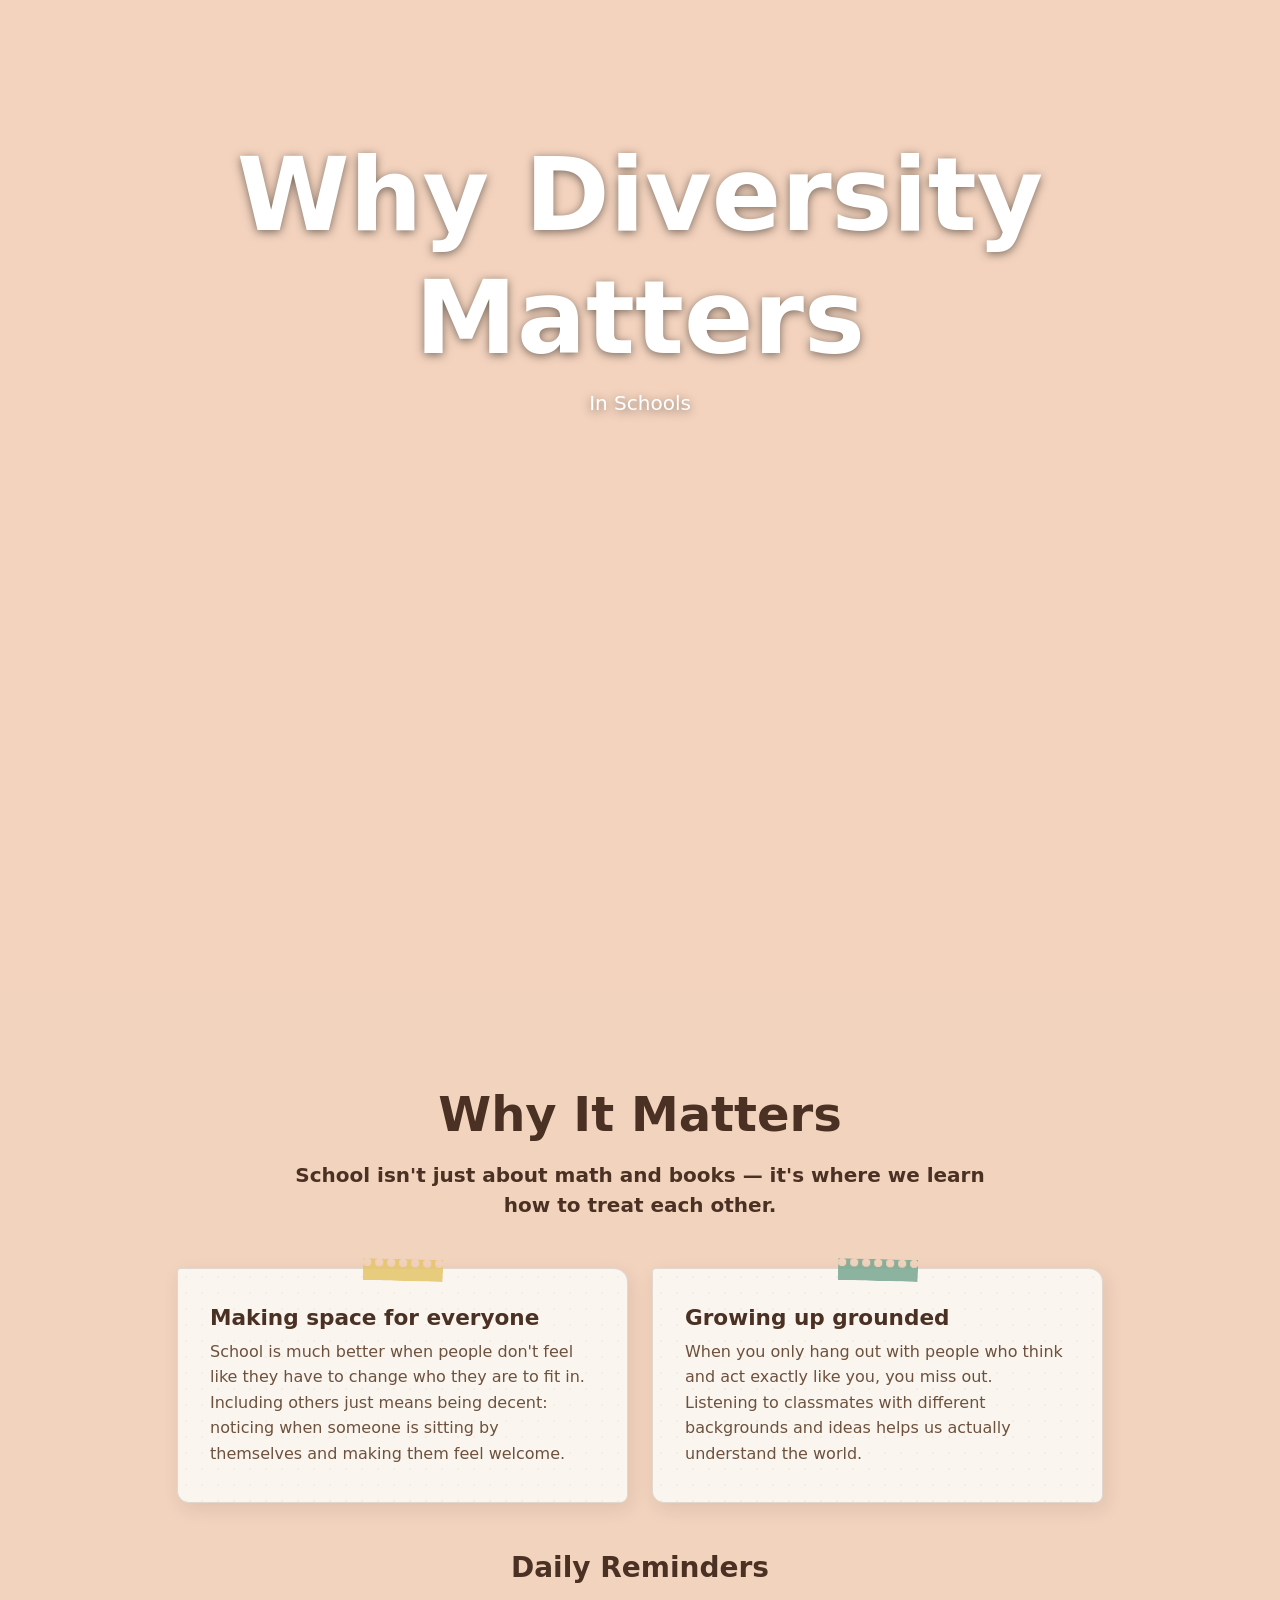
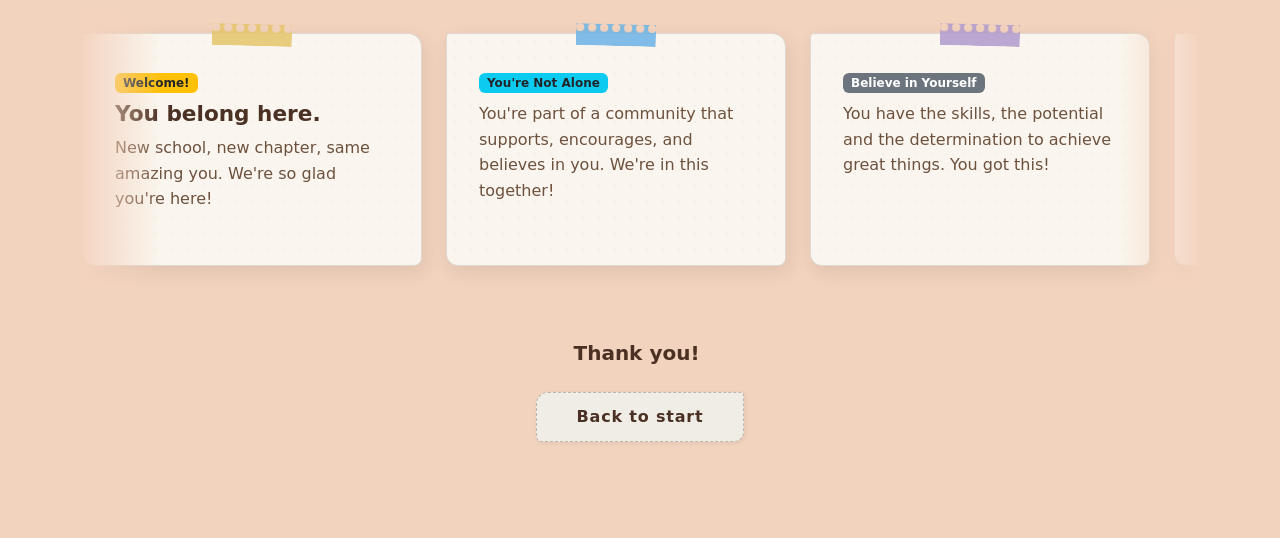
<file: Second.html>
<!DOCTYPE html>
<html data-bs-theme="light" lang="en">

<head>
    <meta charset="utf-8">
    <meta name="viewport" content="width=device-width, initial-scale=1.0, shrink-to-fit=no">
    <title>English - Why Diversity Matters</title>
    <link rel="stylesheet" href="assets/bootstrap/css/bootstrap.min.css">
    <link rel="stylesheet" href="assets/css/styles.css">
    <link rel="icon" type="image/svg+xml" href="assets/favicon.svg">
</head>

<body>
    <section class="hero-bg">
        <div class="hero-content"><small class="text-uppercase d-block mb-2 tracking-wider" style="font-size:0.75rem;letter-spacing:0.15em;opacity:0.85;"></small>
            <h1 class="display-4 fw-bold">Why Diversity Matters</h1>
            <p class="lead mb-0">In Schools</p>
        </div>
    </section>
    <section class="py-5 diversity-section">
        <div class="container py-5">
            <div class="row justify-content-center mb-5">
                <div class="col-lg-8 text-center">
                    <h2 class="display-5 fw-bold mb-3">Why It Matters</h2>
                    <p class="lead fw-bold mb-0">School isn't just about math and books — it's where we learn how to treat each other.</p>
                </div>
            </div>
            <div class="row justify-content-center mb-5 g-4">
                <div class="col-md-6 col-lg-5">
                    <div class="paper-note note-yellow">
                        <div class="note-tape"></div>
                        <h4 class="fw-bold mb-2">Making space for everyone</h4>
                        <p class="mb-0">School is much better when people don't feel like they have to change who they are to fit in. Including others just means being decent: noticing when someone is sitting by themselves and making them feel welcome.</p>
                    </div>
                </div>
                <div class="col-md-6 col-lg-5">
                    <div class="paper-note note-green">
                        <div class="note-tape"></div>
                        <h4 class="fw-bold mb-2">Growing up grounded</h4>
                        <p class="mb-0">When you only hang out with people who think and act exactly like you, you miss out. Listening to classmates with different backgrounds and ideas helps us actually understand the world.</p>
                    </div>
                </div>
            </div>
            <div class="row justify-content-center mt-5">
                <div class="col-12">
                    <h3 class="fw-bold text-center mb-4" style="color:#4a3123;">Daily Reminders</h3>
                    <div class="motivational-ticker-container">
                        <div class="motivational-ticker-track">
                            <div class="ticker-card-wrapper">
                                <div class="paper-note note-yellow" style="--tape-color:#e6c56b;">
                                    <div class="note-tape"></div><span class="badge text-dark bg-warning mb-2 px-2 py-1">Welcome!</span>
                                    <h4 class="fw-bold mb-2">You belong here.</h4>
                                    <p class="mb-0">New school, new chapter, same amazing you. We're so glad you're here!</p>
                                </div>
                            </div>
                            <div class="ticker-card-wrapper">
                                <div class="paper-note note-blue" style="--tape-color:#6bb3e6;">
                                    <div class="note-tape"></div><span class="badge text-dark bg-info mb-2 px-2 py-1">You're Not Alone</span>
                                    <p class="mb-0">You're part of a community that supports, encourages, and believes in you. We're in this together!</p>
                                </div>
                            </div>
                            <div class="ticker-card-wrapper">
                                <div class="paper-note note-lavender" style="--tape-color:#b19bcd;">
                                    <div class="note-tape"></div><span class="badge text-white bg-secondary mb-2 px-2 py-1" style="background-color:#9b7eb9;">Believe in Yourself</span>
                                    <p class="mb-0">You have the skills, the potential and the determination to achieve great things. You got this!</p>
                                </div>
                            </div>
                            <div class="ticker-card-wrapper">
                                <div class="paper-note note-orange" style="--tape-color:#e07a5f;">
                                    <div class="note-tape"></div><span class="badge text-dark bg-warning mb-2 px-2 py-1" style="background-color:#e07a5f;color:white;">Small Steps Lead to Big Dreams</span>
                                    <p class="mb-0">Do your best, be consistent, and watch yourself grow. Progress matters!</p>
                                </div>
                            </div>
                            <div class="ticker-card-wrapper">
                                <div class="paper-note note-blue" style="--tape-color:#5bc0de;">
                                    <div class="note-tape"></div><span class="badge text-white bg-primary mb-2 px-2 py-1">You Matter</span>
                                    <p class="mb-0">Your ideas, your voice, your unique perspective make this school and community stronger. Be yourself — that's your superpower.</p>
                                </div>
                            </div>
                            <div class="ticker-card-wrapper">
                                <div class="paper-note note-pink" style="--tape-color:#e66bc2;">
                                    <div class="note-tape"></div><span class="badge text-white bg-danger mb-2 px-2 py-1" style="background-color:#d977a5;">Challenges Help You Grow</span>
                                    <p class="mb-0">It's okay to find things difficult. Every challenge is a step toward your success. Keep going!</p>
                                </div>
                            </div>
                            <div class="ticker-card-wrapper">
                                <div class="paper-note note-green" style="--tape-color:#79a893;">
                                    <div class="note-tape"></div><span class="badge text-white bg-success mb-2 px-2 py-1">Be Kind</span>
                                    <p class="mb-0">A kind word, a helping hand, and a positive attitude can make a big difference. Kindness builds a better school for all.</p>
                                </div>
                            </div>
                            <div class="ticker-card-wrapper">
                                <div class="paper-note note-yellow" style="--tape-color:#e6c56b;">
                                    <div class="note-tape"></div><span class="badge text-dark bg-warning mb-2 px-2 py-1">This New Year is Your Year</span>
                                    <p class="mb-0">New friends, new opportunities, new achievements. Go for it!</p>
                                </div>
                            </div>
                            <div class="ticker-card-wrapper" aria-hidden="true">
                                <div class="paper-note note-yellow" style="--tape-color:#e6c56b;">
                                    <div class="note-tape"></div><span class="badge text-dark bg-warning mb-2 px-2 py-1">Welcome!</span>
                                    <h4 class="fw-bold mb-2">You belong here.</h4>
                                    <p class="mb-0">New school, new chapter, same amazing you. We're so glad you're here!</p>
                                </div>
                            </div>
                            <div class="ticker-card-wrapper" aria-hidden="true">
                                <div class="paper-note note-blue" style="--tape-color:#6bb3e6;">
                                    <div class="note-tape"></div><span class="badge text-dark bg-info mb-2 px-2 py-1">You're Not Alone</span>
                                    <p class="mb-0">You're part of a community that supports, encourages, and believes in you. We're in this together!</p>
                                </div>
                            </div>
                            <div class="ticker-card-wrapper" aria-hidden="true">
                                <div class="paper-note note-lavender" style="--tape-color:#b19bcd;">
                                    <div class="note-tape"></div><span class="badge text-white bg-secondary mb-2 px-2 py-1" style="background-color:#9b7eb9;">Believe in Yourself</span>
                                    <p class="mb-0">You have the skills, the potential and the determination to achieve great things. You got this!</p>
                                </div>
                            </div>
                            <div class="ticker-card-wrapper" aria-hidden="true">
                                <div class="paper-note note-orange" style="--tape-color:#e07a5f;">
                                    <div class="note-tape"></div><span class="badge text-dark bg-warning mb-2 px-2 py-1" style="background-color:#e07a5f;color:white;">Small Steps Lead to Big Dreams</span>
                                    <p class="mb-0">Do your best, be consistent, and watch yourself grow. Progress matters!</p>
                                </div>
                            </div>
                            <div class="ticker-card-wrapper" aria-hidden="true">
                                <div class="paper-note note-blue" style="--tape-color:#5bc0de;">
                                    <div class="note-tape"></div><span class="badge text-white bg-primary mb-2 px-2 py-1">You Matter</span>
                                    <p class="mb-0">Your ideas, your voice, your unique perspective make this school and community stronger. Be yourself — that's your superpower.</p>
                                </div>
                            </div>
                            <div class="ticker-card-wrapper" aria-hidden="true">
                                <div class="paper-note note-pink" style="--tape-color:#e66bc2;">
                                    <div class="note-tape"></div><span class="badge text-white bg-danger mb-2 px-2 py-1" style="background-color:#d977a5;">Challenges Help You Grow</span>
                                    <p class="mb-0">It's okay to find things difficult. Every challenge is a step toward your success. Keep going!</p>
                                </div>
                            </div>
                            <div class="ticker-card-wrapper" aria-hidden="true">
                                <div class="paper-note note-green" style="--tape-color:#79a893;">
                                    <div class="note-tape"></div><span class="badge text-white bg-success mb-2 px-2 py-1">Be Kind</span>
                                    <p class="mb-0">A kind word, a helping hand, and a positive attitude can make a big difference. Kindness builds a better school for all.</p>
                                </div>
                            </div>
                            <div class="ticker-card-wrapper" aria-hidden="true">
                                <div class="paper-note note-yellow" style="--tape-color:#e6c56b;">
                                    <div class="note-tape"></div><span class="badge text-dark bg-warning mb-2 px-2 py-1">This New Year is Your Year</span>
                                    <p class="mb-0">New friends, new opportunities, new achievements. Go for it!</p>
                                </div>
                            </div>
                        </div>
                    </div>
                </div>
            </div>
            <div class="text-center mt-5">
                <p class="fw-bold mb-4" style="color:#4a3123;font-size:1.25rem;">Thank you!&nbsp;</p><a class="btn next-btn" role="button" href="First.html">Back to start</a>
            </div>
        </div>
    </section>
    <script src="assets/bootstrap/js/bootstrap.min.js"></script>
    <script src="assets/js/orbit.js"></script>
</body>

</html>
</file>
<file: assets/css/styles.css>
body {
  background-color: #f3d3be;
  min-height: 100vh;
}

.hero-bg {
  position: relative;
  min-height: 110vh;
  overflow: hidden;
  display: flex;
  align-items: flex-start;
  justify-content: center;
  padding: 14vh 1rem 3rem;
}

.hero-bg::before {
  content: "";
  position: absolute;
  inset: -25px;
  background-image: url("https://www.dropbox.com/scl/fi/7v98te8t1zarx8fmvvjqa/flat-lay-composition-still-life-friendship-day-elements.jpg?rlkey=5teqww9rnjzc3mp7yt069lka1&st=9lbgvhzm&raw=1");
  background-size: cover;
  background-position: center;
  filter: blur(5px);
  animation: shake 1.6s ease-in-out infinite;
}

.hero-content {
  position: relative;
  z-index: 1;
  text-align: center;
  color: #fff;
  text-shadow: 0 2px 10px rgba(0, 0, 0, 0.5);
}

.hero-content h1 {
  font-size: clamp(3.5rem, 8vw, 7rem);
}

.scroll-down-arrow {
  display: inline-block;
  font-size: 3rem;
  line-height: 1;
  color: #fff;
  text-shadow: 0 2px 10px rgba(0, 0, 0, 0.6);
  margin-top: 1.75rem;
  animation: bounce 2s ease-in-out infinite;
}

@keyframes shake {
  0%, 100% {
    transform: translate(0, 0);
  }
  20% {
    transform: translate(1px, -1px);
  }
  40% {
    transform: translate(-0.8px, 1px);
  }
  60% {
    transform: translate(1px, 0.8px);
  }
  80% {
    transform: translate(-1px, -1px);
  }
}

@keyframes bounce {
  0%, 100% {
    transform: translateY(0);
  }
  50% {
    transform: translateY(14px);
  }
}

.diversity-section {
  position: relative;
  overflow: hidden;
  background-color: #f3d3be;
  color: #4a3123;
}

.diversity-section::before {
  content: "";
  position: absolute;
  inset: -25px;
  background-image: url("https://www.dropbox.com/scl/fi/7v98te8t1zarx8fmvvjqa/flat-lay-composition-still-life-friendship-day-elements.jpg?rlkey=5teqww9rnjzc3mp7yt069lka1&st=9lbgvhzm&raw=1");
  background-size: cover;
  background-position: center;
  filter: blur(5px);
  animation: shake 1.6s ease-in-out infinite;
}

.diversity-section::after {
  content: "";
  position: absolute;
  inset: 0;
  background-color: rgba(243, 211, 190, 0.72);
  pointer-events: none;
}

/* Continuous Ticker for Motivation Cards */

.motivational-ticker-container {
  width: 100%;
  overflow: hidden;
  position: relative;
  padding: 1.5rem 0;
}

.motivational-ticker-container::before, .motivational-ticker-container::after {
  content: "";
  position: absolute;
  top: 0;
  bottom: 0;
  width: 80px;
  z-index: 3;
  pointer-events: none;
}

.motivational-ticker-container::before {
  left: 0;
  background: linear-gradient(90deg, rgba(243, 211, 190, 0.95), transparent);
}

.motivational-ticker-container::after {
  right: 0;
  background: linear-gradient(270deg, rgba(243, 211, 190, 0.95), transparent);
}

.motivational-ticker-track {
  display: flex;
  gap: 1.5rem;
  width: max-content;
  animation: scrollTicker 35s linear infinite;
}

.motivational-ticker-container:hover .motivational-ticker-track {
  animation-play-state: paused;
}

.ticker-card-wrapper {
  width: 340px;
  flex-shrink: 0;
}

@keyframes scrollTicker {
  0% {
    transform: translateX(0);
  }
  100% {
    transform: translateX(calc(-50% - 0.75rem));
  }
}

.diversity-section .container {
  position: relative;
  z-index: 1;
}

.card-slider {
  max-width: 780px;
  margin: 2rem auto 0;
  padding: 0 3.5rem;
}

.slider-card {
  max-width: 520px;
  margin: 0 auto;
  padding: 3rem 2.5rem 2.5rem;
  border-radius: 4px 12px 6px 10px;
  background-color: #faf6ef;
  background-image: radial-gradient(rgba(180, 150, 120, 0.08) 1px, transparent 1px), radial-gradient(rgba(140, 110, 80, 0.06) 1px, transparent 1px);
  background-size: 16px 16px;
  background-position: 0 0, 8px 8px;
  border: 1px solid rgba(120, 95, 75, 0.18);
  box-shadow: 2px 4px 16px rgba(60, 40, 25, 0.12), 0 1px 3px rgba(60, 40, 25, 0.08);
  text-align: left;
  cursor: pointer;
  user-select: none;
  position: relative;
  transition: transform 0.3s cubic-bezier(0.34, 1.56, 0.64, 1), box-shadow 0.3s ease;
}

/* Washi tape header strip effect */

.slider-card::before {
  content: "";
  position: absolute;
  top: -10px;
  left: 50%;
  transform: translateX(-50%) rotate(-1deg);
  width: 90px;
  height: 24px;
  background-color: var(--card-accent, #e07a5f);
  opacity: 0.85;
  box-shadow: 0 1px 3px rgba(0,0,0,0.1);
  mask-image: radial-gradient(circle at 4px 4px, transparent 4px, black 4.5px);
  mask-size: 12px 100%;
}

.slider-card:hover {
  box-shadow: 4px 10px 28px rgba(60, 40, 25, 0.18), 0 2px 6px rgba(60, 40, 25, 0.1);
  transform: translateY(-5px) rotate(0.5deg);
}

.slider-card:focus-visible {
  outline: 2px dashed var(--card-accent, #e07a5f);
  outline-offset: 4px;
}

.slider-icon {
  display: inline-flex;
  align-items: center;
  justify-content: center;
  width: 60px;
  height: 60px;
  border-radius: 6px 16px 8px 12px;
  font-size: 1.7rem;
  color: #fff;
  background: var(--card-accent, #e07a5f);
  box-shadow: 1px 2px 6px rgba(0,0,0,0.1);
  margin-bottom: 0.8rem;
  transform: rotate(-2deg);
  transition: transform 0.3s ease;
}

.slider-card:hover .slider-icon {
  transform: rotate(3deg) scale(1.05);
}

.slider-card h5 {
  margin: 1rem 0 0.4rem;
  font-weight: 800;
  font-size: 1.5rem;
  color: #4a3123;
}

.slider-card p {
  margin: 0;
  font-size: 0.95rem;
  line-height: 1.55;
  color: #6d513d;
}

.tap-hint {
  display: inline-block;
  margin-top: 1.25rem;
  font-size: 0.75rem;
  font-style: italic;
  letter-spacing: 0.05em;
  color: #8c6a53;
  border-bottom: 1px dotted currentColor;
  padding-bottom: 1px;
}

.slider-control {
  width: 46px;
  height: 46px;
  top: 50%;
  transform: translateY(-50%);
  background: rgba(74, 49, 35, 0.45);
  border-radius: 50%;
  opacity: 1;
}

.slider-control:hover {
  background: rgba(74, 49, 35, 0.7);
}

.slider-control .carousel-control-prev-icon, .slider-control .carousel-control-next-icon {
  width: 22px;
  height: 22px;
}

.slider-indicators {
  position: static;
  margin-top: 1.5rem;
}

.slider-indicators [data-bs-target] {
  width: 10px;
  height: 10px;
  border-radius: 50%;
  border: 0;
  background-color: #4a3123;
  opacity: 0.35;
}

.slider-indicators .active {
  opacity: 1;
  transform: scale(1.25);
}

.card-modal .modal-content {
  border: 1px solid rgba(120, 95, 75, 0.2);
  border-radius: 8px 16px 10px 14px;
  background-color: #faf6ef;
  color: #4a3123;
  box-shadow: 0 20px 40px rgba(50, 30, 15, 0.25);
  overflow: hidden;
}

.card-modal .modal-header {
  border-bottom: none;
  padding: 1.75rem 2rem 0.5rem;
  position: relative;
  z-index: 1;
}

.card-modal .modal-header .btn-close {
  box-shadow: none;
  opacity: 0.7;
  color: #4a3123;
  font-size: 1.2rem;
  transition: opacity 0.2s ease, transform 0.2s ease;
}

.card-modal .modal-header .btn-close:hover {
  opacity: 1;
  transform: rotate(90deg);
}

.card-modal .modal-header::after {
  content: "";
  position: absolute;
  bottom: 0;
  left: 1.75rem;
  right: 1.75rem;
  height: 1px;
  background-color: rgba(120, 95, 75, 0.1);
}

.card-modal .modal-body {
  padding: 1rem 1.75rem 0.25rem;
}

.card-modal .modal-body h3 {
  margin: 0.5rem 0 0.75rem;
  font-weight: 800;
}

.card-modal .modal-body p {
  font-size: 1.05rem;
  line-height: 1.7;
  color: #5d442f;
}

.card-modal .modal-icon {
  display: inline-flex;
  align-items: center;
  justify-content: center;
  width: 54px;
  height: 54px;
  border-radius: 50%;
  font-size: 1.45rem;
  color: var(--modal-accent, #e07a5f);
  background: color-mix(in srgb, var(--modal-accent, #e07a5f) 15%, white);
}

.card-modal .modal-footer {
  border: none;
  padding: 0.5rem 1.75rem 1.75rem;
}

.card-modal .modal-footer .btn {
  border-radius: 12px 4px 10px 6px;
  padding: 0.6rem 1.8rem;
  border: 1px dashed rgba(120, 95, 75, 0.4);
  background: #f0ede6;
  color: #4a3123;
  font-weight: 600;
  letter-spacing: 0.05em;
  box-shadow: 1px 1px 4px rgba(0,0,0,0.08);
  transition: all 0.2s ease;
}

.card-modal .modal-footer .btn:hover {
  background: #e6e0d9;
  box-shadow: 2px 2px 6px rgba(0,0,0,0.12);
  color: #4a3123;
  transform: translateY(-1px);
}

.next-btn {
  border-radius: 12px 4px 10px 6px;
  padding: 0.75rem 2.5rem;
  border: 1px dashed rgba(120, 95, 75, 0.4);
  background: #f0ede6;
  color: #4a3123;
  font-weight: 600;
  letter-spacing: 0.05em;
  box-shadow: 1px 1px 4px rgba(0,0,0,0.08);
  transition: all 0.2s ease;
  text-decoration: none;
}

.next-btn:hover {
  background: #e6e0d9;
  box-shadow: 2px 2px 6px rgba(0,0,0,0.12);
  color: #4a3123;
  transform: translateY(-1px);
}

.paper-note {
  background-color: #faf6ef;
  background-image: radial-gradient(rgba(180, 150, 120, 0.08) 1px, transparent 1px);
  background-size: 16px 16px;
  border: 1px solid rgba(120, 95, 75, 0.2);
  border-radius: 4px 14px 8px 12px;
  padding: 2.25rem 2rem;
  height: 100%;
  position: relative;
  box-shadow: 3px 6px 18px rgba(60, 40, 25, 0.1);
  transition: transform 0.25s ease, box-shadow 0.25s ease;
}

.paper-note:hover {
  transform: translateY(-3px) rotate(0.3deg);
  box-shadow: 5px 10px 24px rgba(60, 40, 25, 0.15);
}

.note-yellow {
  --tape-color: #e6c56b;
}

.note-green {
  --tape-color: #79a893;
}

.note-tape {
  position: absolute;
  top: -10px;
  left: 50%;
  transform: translateX(-50%) rotate(1.5deg);
  width: 80px;
  height: 22px;
  background-color: var(--tape-color, #e07a5f);
  opacity: 0.85;
  box-shadow: 0 1px 3px rgba(0,0,0,0.1);
  mask-image: radial-gradient(circle at 4px 4px, transparent 4px, black 4.5px);
  mask-size: 12px 100%;
}

.paper-note h4 {
  font-size: 1.35rem;
  color: #4a3123;
}

.paper-note p {
  font-size: 1rem;
  line-height: 1.6;
  color: #6d513d;
}

.diversity-section .lead {
  font-weight: 700;
  color: #4a3123;
}

.diversity-section .container {
  position: relative;
  z-index: 2;
}

@media (max-width: 575.98px) {
  .card-slider {
    padding: 0 2.25rem;
  }
}

@media (max-width: 575.98px) {
  .slider-card {
    padding: 2rem 1.25rem 1.5rem;
  }
}

@media (max-width: 575.98px) {
  .slider-icon {
    width: 58px;
    height: 58px;
    font-size: 1.5rem;
  }
}

@media (max-width: 575.98px) {
  .slider-control {
    width: 36px;
    height: 36px;
  }
}
</file>
